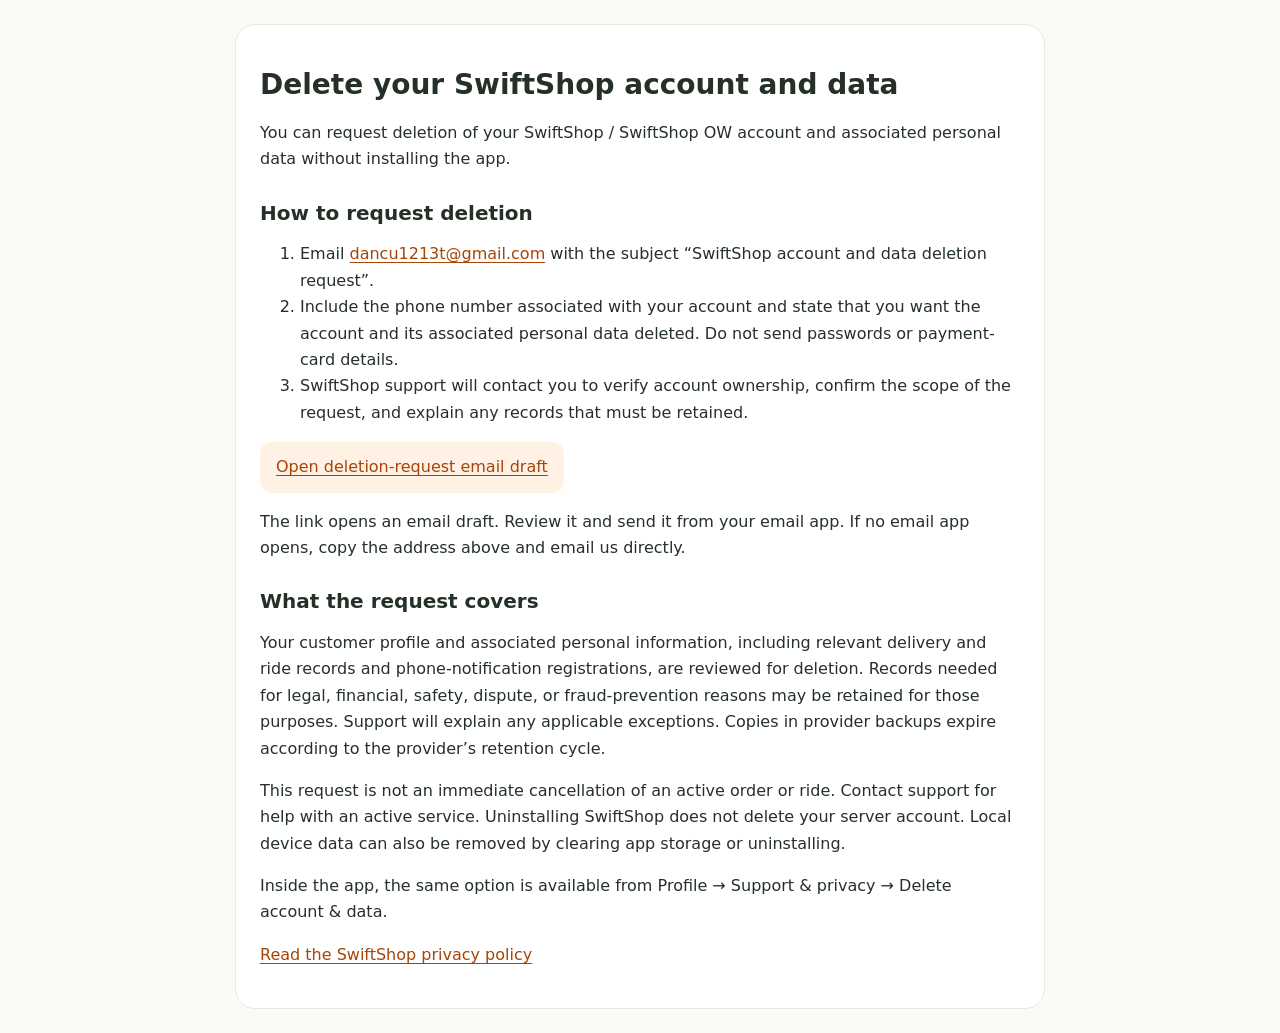
<file: delete-account.html>
<!doctype html><html lang="en"><head><meta charset="utf-8"><meta name="viewport" content="width=device-width,initial-scale=1"><title>Delete your SwiftShop account and data</title><link rel="stylesheet" href="legal.css"></head><body><main>
<h1>Delete your SwiftShop account and data</h1><p>You can request deletion of your SwiftShop / SwiftShop OW account and associated personal data without installing the app.</p>
<h2>How to request deletion</h2><ol><li>Email <a href="mailto:dancu1213t@gmail.com?subject=SwiftShop%20account%20and%20data%20deletion%20request">dancu1213t@gmail.com</a> with the subject “SwiftShop account and data deletion request”.</li><li>Include the phone number associated with your account and state that you want the account and its associated personal data deleted. Do not send passwords or payment-card details.</li><li>SwiftShop support will contact you to verify account ownership, confirm the scope of the request, and explain any records that must be retained.</li></ol>
<p><a class="action" href="mailto:dancu1213t@gmail.com?subject=SwiftShop%20account%20and%20data%20deletion%20request&body=Hello%20SwiftShop%2C%0A%0APlease%20delete%20my%20account%20and%20associated%20personal%20data.%0AAccount%20phone%20number%3A%20%0A%0APlease%20contact%20me%20to%20verify%20ownership%20and%20explain%20any%20records%20that%20must%20be%20retained.">Open deletion-request email draft</a></p><p>The link opens an email draft. Review it and send it from your email app. If no email app opens, copy the address above and email us directly.</p>
<h2>What the request covers</h2><p>Your customer profile and associated personal information, including relevant delivery and ride records and phone-notification registrations, are reviewed for deletion. Records needed for legal, financial, safety, dispute, or fraud-prevention reasons may be retained for those purposes. Support will explain any applicable exceptions. Copies in provider backups expire according to the provider’s retention cycle.</p>
<p>This request is not an immediate cancellation of an active order or ride. Contact support for help with an active service. Uninstalling SwiftShop does not delete your server account. Local device data can also be removed by clearing app storage or uninstalling.</p>
<p>Inside the app, the same option is available from Profile → Support &amp; privacy → Delete account &amp; data.</p><p><a href="privacy.html">Read the SwiftShop privacy policy</a></p>
</main></body></html>
</file>
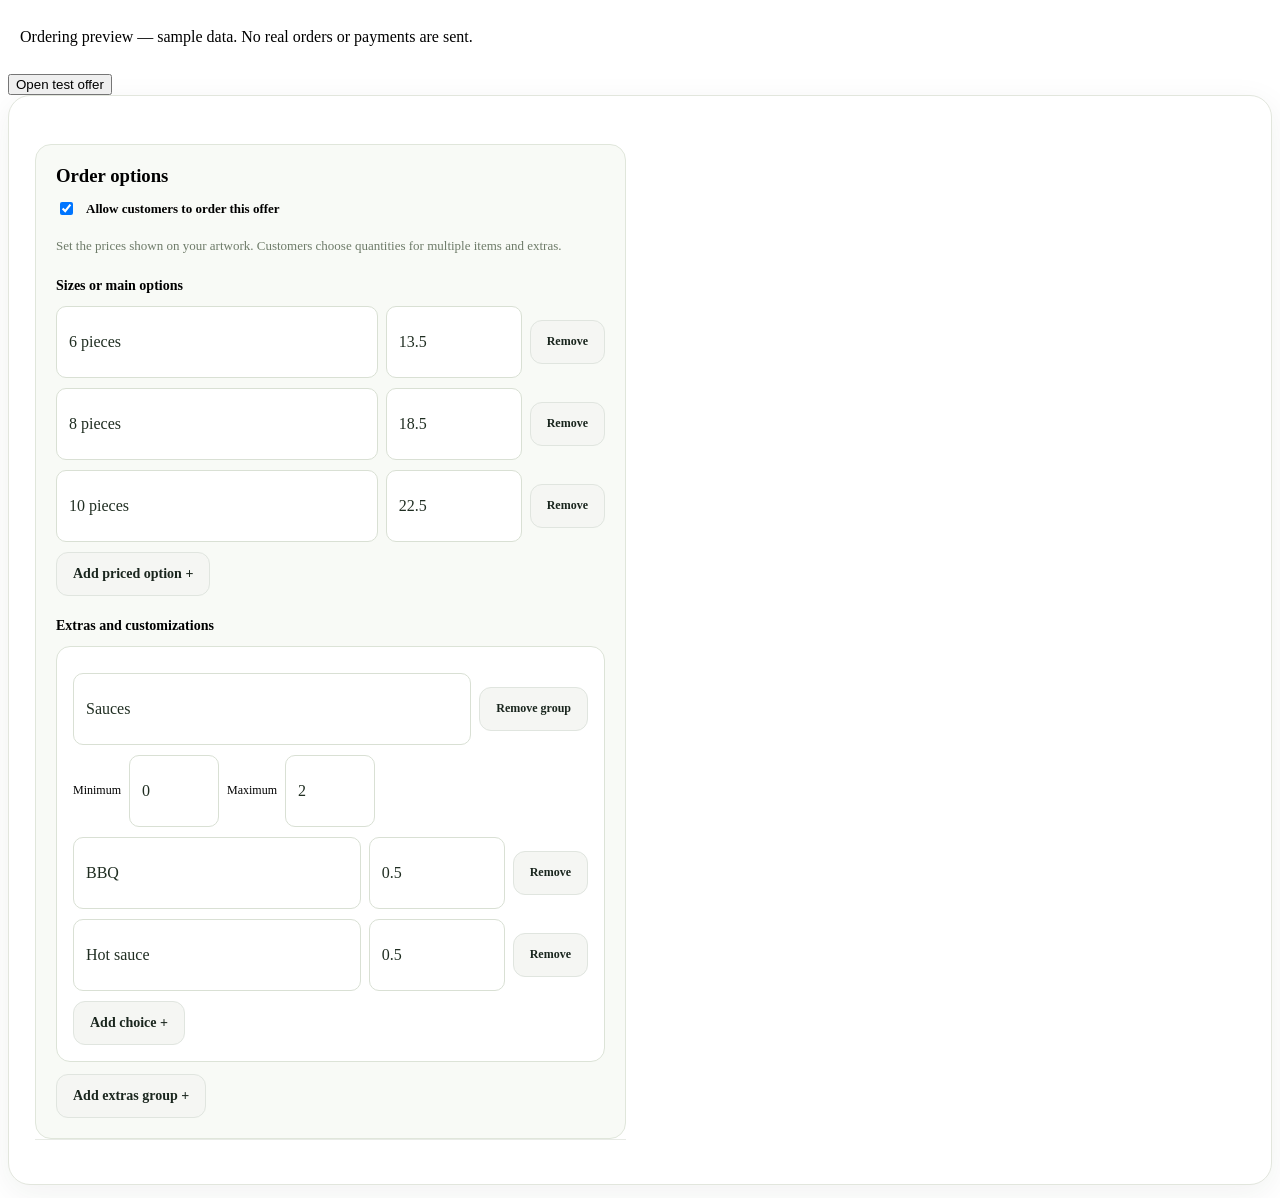
<file: offer-ordering-preview.html>
<!doctype html><html><meta name="viewport" content="width=device-width,initial-scale=1"><link rel="stylesheet" href="pure-offers.css"><link rel="stylesheet" href="offer-ordering.css"><body><p style="padding:12px">Ordering preview — sample data. No real orders or payments are sent.</p><section id="promoPage"><button id="open">Open test offer</button><form id="editor" class="po-editor"><div class="po-form-fields"><div class="po-form-actions"></div></div></form></section><pre id="result"></pre><script>let fixture={"id":"00000000-0000-4000-8000-000000000001","category":"Brew","title":"Wings for every appetite","description":"Choose your portion and sauces.","image_url":"data:image/svg+xml,%3Csvg%20xmlns%3D%22http%3A%2F%2Fwww.w3.org%2F2000%2Fsvg%22%20width%3D%221600%22%20height%3D%22750%22%3E%3Crect%20width%3D%221600%22%20height%3D%22750%22%20fill%3D%22%23f6bd70%22%2F%3E%3Ctext%20x%3D%2270%22%20y%3D%22180%22%20font-size%3D%2290%22%3EWings%3C%2Ftext%3E%3Ctext%20x%3D%2270%22%20y%3D%22360%22%20font-size%3D%2264%22%3E6%20pieces%20%2413.50%20%C2%B7%208%20pieces%20%2418.50%3C%2Ftext%3E%3Ctext%20x%3D%2270%22%20y%3D%22480%22%20font-size%3D%2264%22%3E10%20pieces%20%2422.50%3C%2Ftext%3E%3C%2Fsvg%3E","published":true,"starts_at":"2026-01-01","ends_at":null,"order_config":{"enabled":true,"options":[{"id":"six","label":"6 pieces","price_cents":1350},{"id":"eight","label":"8 pieces","price_cents":1850},{"id":"ten","label":"10 pieces","price_cents":2250}],"groups":[{"id":"sauces","label":"Sauces","min":0,"max":2,"choices":[{"id":"bbq","label":"BBQ","price_cents":50},{"id":"hot","label":"Hot sauce","price_cents":50}]}]}},cart={},total=0;const FIXED_DELIVERY_FEE=3,PLATFORM_FEE=.5;function update(){}function updateCartBubble(){}function renderCartPanel(){}function openCart(){document.getElementById('result').textContent=JSON.stringify(cart)};const supabaseClient={from:table=>({select:()=>({eq:()=>({maybeSingle:async()=>({data:table==='stores'?{is_open:'yes'}:fixture})})})})};window.SwiftNavigation={refresh:()=>{}};</script><script src="offer-ordering.js"></script><script>document.addEventListener('DOMContentLoaded',()=>{SwiftOfferOrdering.mount(document.getElementById('editor'));SwiftOfferOrdering.write(fixture.order_config);document.getElementById('open').onclick=()=>SwiftOfferOrdering.open(fixture)});</script></body></html>
</file>
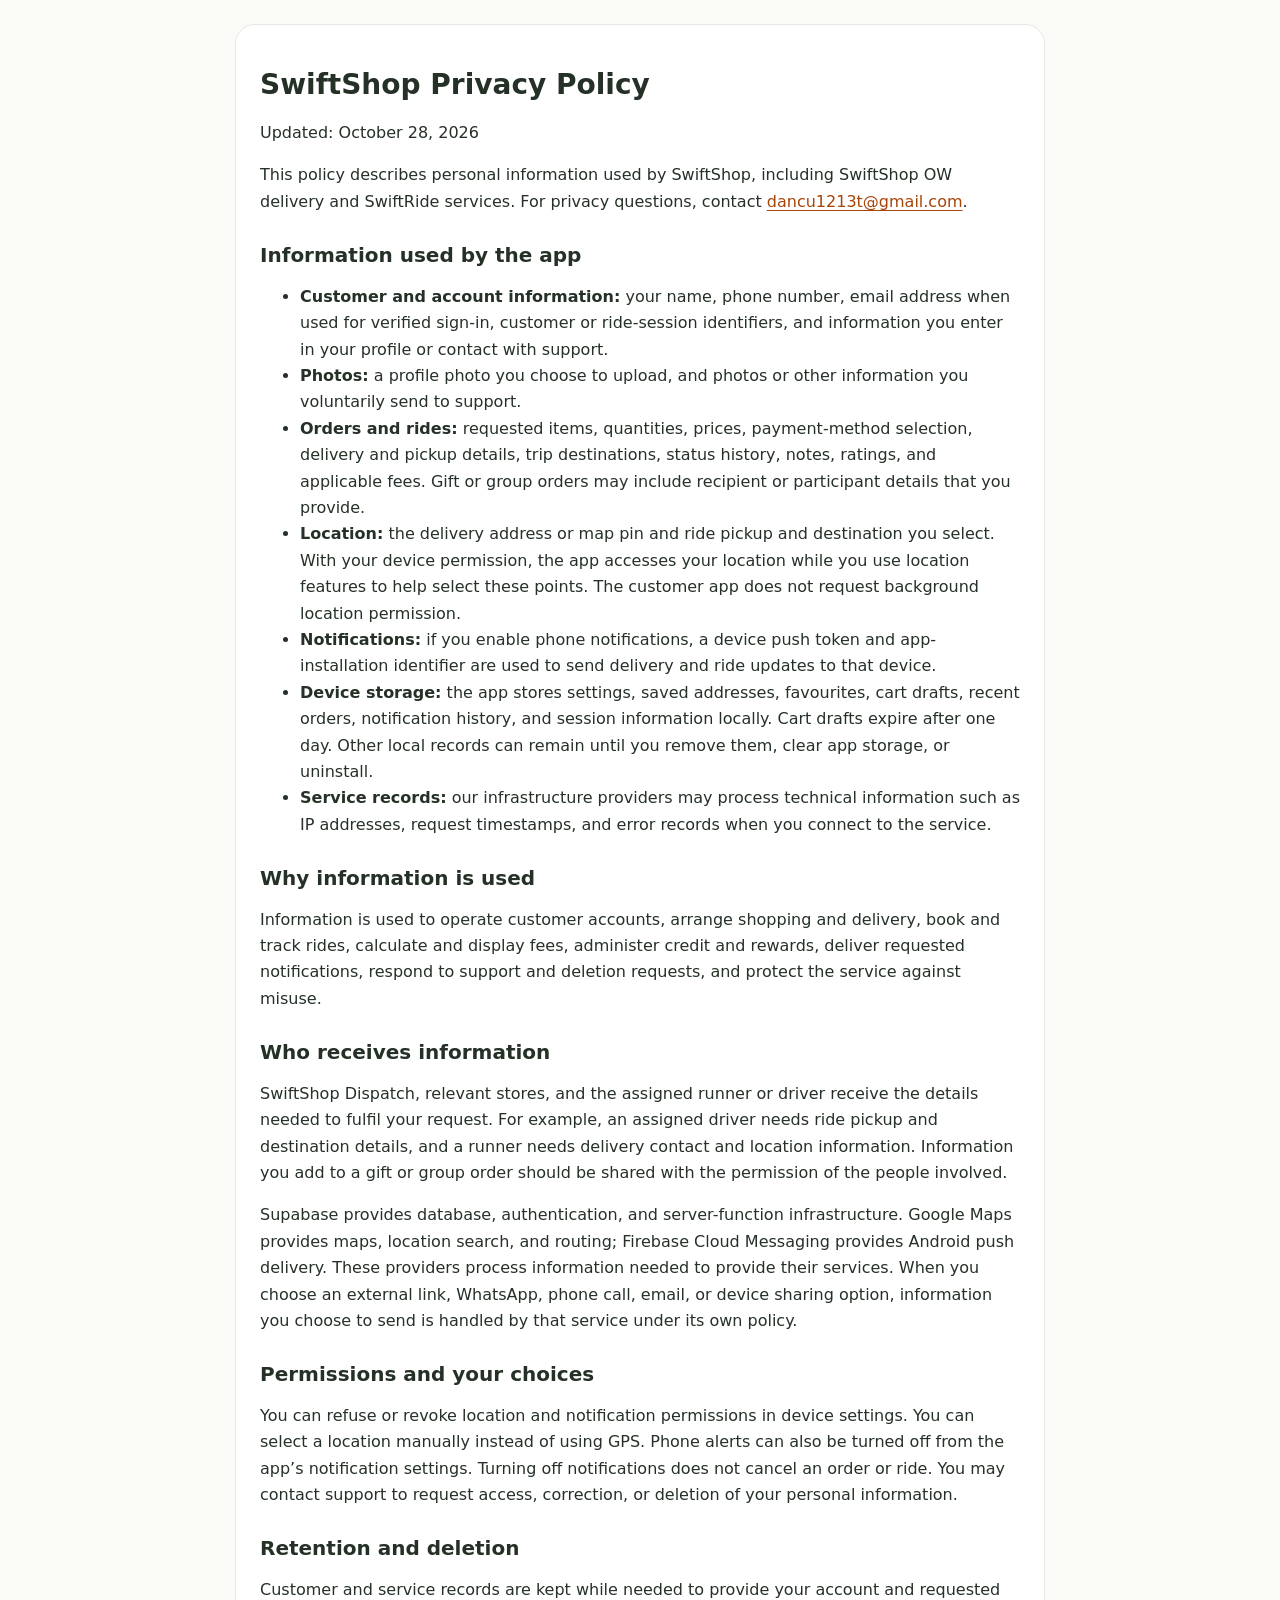
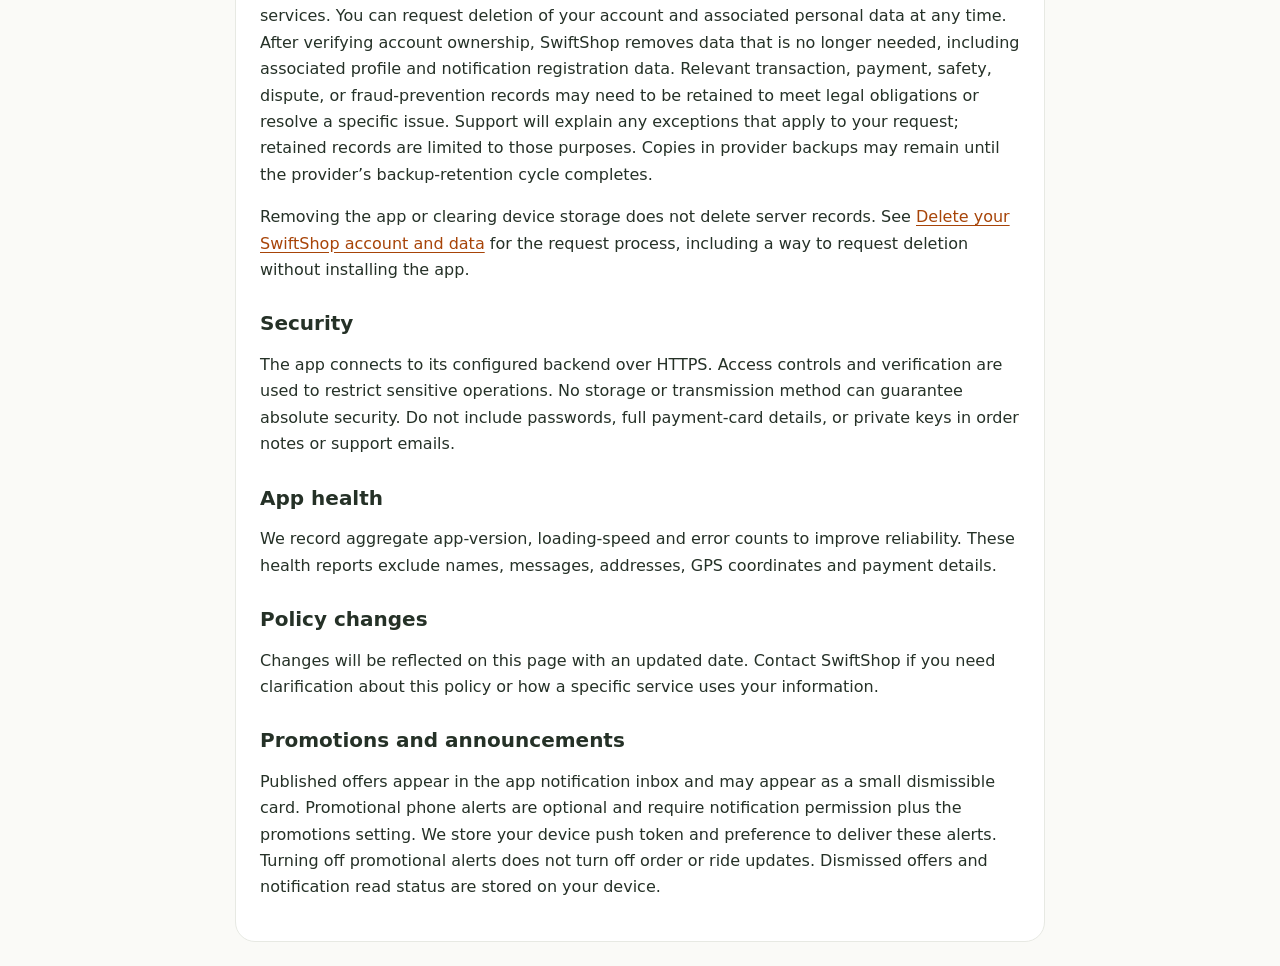
<file: privacy.html>
<!doctype html><html lang="en"><head><meta charset="utf-8"><meta name="viewport" content="width=device-width,initial-scale=1"><title>SwiftShop Privacy Policy</title><link rel="stylesheet" href="legal.css"></head><body><main>
<h1>SwiftShop Privacy Policy</h1><p>Updated: October 28, 2026</p>
<p>This policy describes personal information used by SwiftShop, including SwiftShop OW delivery and SwiftRide services. For privacy questions, contact <a href="mailto:dancu1213t@gmail.com">dancu1213t@gmail.com</a>.</p>
<h2>Information used by the app</h2>
<ul><li><strong>Customer and account information:</strong> your name, phone number, email address when used for verified sign-in, customer or ride-session identifiers, and information you enter in your profile or contact with support.</li><li><strong>Photos:</strong> a profile photo you choose to upload, and photos or other information you voluntarily send to support.</li><li><strong>Orders and rides:</strong> requested items, quantities, prices, payment-method selection, delivery and pickup details, trip destinations, status history, notes, ratings, and applicable fees. Gift or group orders may include recipient or participant details that you provide.</li><li><strong>Location:</strong> the delivery address or map pin and ride pickup and destination you select. With your device permission, the app accesses your location while you use location features to help select these points. The customer app does not request background location permission.</li><li><strong>Notifications:</strong> if you enable phone notifications, a device push token and app-installation identifier are used to send delivery and ride updates to that device.</li><li><strong>Device storage:</strong> the app stores settings, saved addresses, favourites, cart drafts, recent orders, notification history, and session information locally. Cart drafts expire after one day. Other local records can remain until you remove them, clear app storage, or uninstall.</li><li><strong>Service records:</strong> our infrastructure providers may process technical information such as IP addresses, request timestamps, and error records when you connect to the service.</li></ul>
<h2>Why information is used</h2><p>Information is used to operate customer accounts, arrange shopping and delivery, book and track rides, calculate and display fees, administer credit and rewards, deliver requested notifications, respond to support and deletion requests, and protect the service against misuse.</p>
<h2>Who receives information</h2><p>SwiftShop Dispatch, relevant stores, and the assigned runner or driver receive the details needed to fulfil your request. For example, an assigned driver needs ride pickup and destination details, and a runner needs delivery contact and location information. Information you add to a gift or group order should be shared with the permission of the people involved.</p><p>Supabase provides database, authentication, and server-function infrastructure. Google Maps provides maps, location search, and routing; Firebase Cloud Messaging provides Android push delivery. These providers process information needed to provide their services. When you choose an external link, WhatsApp, phone call, email, or device sharing option, information you choose to send is handled by that service under its own policy.</p>
<h2>Permissions and your choices</h2><p>You can refuse or revoke location and notification permissions in device settings. You can select a location manually instead of using GPS. Phone alerts can also be turned off from the app’s notification settings. Turning off notifications does not cancel an order or ride. You may contact support to request access, correction, or deletion of your personal information.</p>
<h2>Retention and deletion</h2><p>Customer and service records are kept while needed to provide your account and requested services. You can request deletion of your account and associated personal data at any time. After verifying account ownership, SwiftShop removes data that is no longer needed, including associated profile and notification registration data. Relevant transaction, payment, safety, dispute, or fraud-prevention records may need to be retained to meet legal obligations or resolve a specific issue. Support will explain any exceptions that apply to your request; retained records are limited to those purposes. Copies in provider backups may remain until the provider’s backup-retention cycle completes.</p><p>Removing the app or clearing device storage does not delete server records. See <a href="delete-account.html">Delete your SwiftShop account and data</a> for the request process, including a way to request deletion without installing the app.</p>
<h2>Security</h2><p>The app connects to its configured backend over HTTPS. Access controls and verification are used to restrict sensitive operations. No storage or transmission method can guarantee absolute security. Do not include passwords, full payment-card details, or private keys in order notes or support emails.</p>
<h2>App health</h2><p>We record aggregate app-version, loading-speed and error counts to improve reliability. These health reports exclude names, messages, addresses, GPS coordinates and payment details.</p>
<h2>Policy changes</h2><p>Changes will be reflected on this page with an updated date. Contact SwiftShop if you need clarification about this policy or how a specific service uses your information.</p>
<h2>Promotions and announcements</h2><p>Published offers appear in the app notification inbox and may appear as a small dismissible card. Promotional phone alerts are optional and require notification permission plus the promotions setting. We store your device push token and preference to deliver these alerts. Turning off promotional alerts does not turn off order or ride updates. Dismissed offers and notification read status are stored on your device.</p></main></body></html>
</file>
<file: legal.css>
:root{color-scheme:light;font-family:system-ui,sans-serif;color:#253127;background:#fafaf7}body{margin:0;padding:24px}main{max-width:760px;margin:auto;padding:24px;background:white;border:1px solid #e7e9e3;border-radius:20px}h1{font-size:28px;line-height:1.2}h2{font-size:20px;margin-top:28px}p,li{font-size:16px;line-height:1.65;overflow-wrap:anywhere}a{color:#a74408;text-underline-offset:3px}.action{display:inline-block;min-height:44px;box-sizing:border-box;padding:12px 16px;border-radius:12px;background:#fff2e5}a:focus-visible{outline:3px solid #a74408;outline-offset:3px}@media(max-width:420px){body{padding:12px}main{padding:18px}}
</file>
<file: pure-offers.css>
.po-page{box-sizing:border-box;color:#18251e;font-family:inherit}.po-page *{box-sizing:border-box}
body #promoPage.po-page.shop-active-page,.po-admin-page.shop-active-page{padding:calc(24px + env(safe-area-inset-top,0px)) clamp(18px,4vw,72px) calc(90px + env(safe-area-inset-bottom,0px))!important;background:#fff!important;overflow:auto}
.po-page-header,.po-toolbar,.po-grid,.po-editor,.po-admin-status,.po-admin-page>h2{max-width:1600px;margin-inline:auto}
.po-page-header{margin-bottom:28px}.po-page-header h1{font-size:clamp(28px,3vw,42px);letter-spacing:-1.2px;margin:14px 0 8px;line-height:1.15}.po-page-header p{font-size:15px;line-height:1.6;color:#69716b;margin:0}.po-eyebrow{font-size:11px;letter-spacing:.14em;font-weight:750;color:#b34b00;margin-top:24px}
.po-button,.po-page button,.po-editor button{font:inherit;border:1px solid #e0e5df;background:#f5f6f3;color:#1a261e;border-radius:12px;min-height:44px;padding:10px 16px;cursor:pointer;font-weight:650;font-size:14px}.po-page button:disabled{opacity:.55;cursor:wait}.po-page button:focus-visible,.po-page input:focus-visible,.po-page textarea:focus-visible,.po-page select:focus-visible{outline:2px solid #f47b20;outline-offset:3px}
.po-toolbar{display:flex;align-items:center;gap:14px;margin-bottom:24px;flex-wrap:wrap}.po-toolbar>span{font-weight:650;margin-right:auto}.po-toolbar input{width:min(420px,100%);min-height:46px;border:1px solid #e0e4dd;background:#f6f7f4;border-radius:12px;padding:12px 16px;font:inherit;font-size:14px}
.po-grid{display:grid;grid-template-columns:repeat(4,minmax(0,1fr));gap:28px 22px;align-items:start}.po-card{min-width:0;position:relative;background:#fff;border-radius:18px;overflow:hidden}.po-art{position:relative;aspect-ratio:2.15;background:#f2f4ef;border-radius:16px;overflow:hidden}.po-art img{width:100%;height:100%;object-fit:cover;display:block;transition:transform .2s ease}.po-image-missing{display:grid;place-items:center;color:#757e73;font-size:13px}
.po-live{position:absolute;right:10px;top:10px;color:white;background:#183c29;border-radius:20px;padding:5px 9px;font-size:10px;font-weight:750;letter-spacing:.03em}.po-feature-tag{position:absolute;left:10px;bottom:10px;color:#fff;background:#ee4a1d;border-radius:6px;padding:6px 9px;max-width:calc(100% - 20px);font-size:12px;font-weight:700;overflow-wrap:anywhere}
.po-card-copy{padding:14px 2px 0}.po-card-copy h3{font-size:18px;line-height:1.3;letter-spacing:-.3px;margin:0 0 7px}.po-card-copy>strong{font-size:14px;line-height:1.5;display:block}.po-card-copy>p{font-size:13px;color:#647166;line-height:1.5;margin:6px 0 10px;white-space:pre-wrap;overflow-wrap:anywhere}.po-card-copy>small{font-size:11px;line-height:1.4;color:#6c776c;display:block;margin-top:10px}
.po-tags{display:flex;flex-wrap:wrap;gap:6px;margin-top:10px}.po-tags>span{background:#fff0e3;color:#9a4707;font-size:11px;font-weight:650;border-radius:6px;padding:5px 8px;overflow-wrap:anywhere;max-width:100%}.po-card .po-store-link{position:static;width:100%;text-align:left;background:transparent;border:0;padding:12px 2px;color:#17261c}.po-store-link:after{content:'';position:absolute;inset:0;z-index:1}.po-card:has(.po-store-link:focus-visible){outline:2px solid #f47b20;outline-offset:5px}.po-empty{grid-column:1/-1;text-align:center;border:1px dashed #dfe4d9;background:#f8faf5;border-radius:20px;padding:54px 22px;color:#6a7668;font-size:15px;line-height:1.6}
.po-store-offers{margin:26px 0 30px;padding:24px 0;border-top:1px solid #e6eae2;border-bottom:1px solid #e6eae2}.po-store-offers[hidden]{display:none!important}.po-store-offers>header{display:flex;align-items:center;gap:15px;margin-bottom:20px}.po-store-offers h2{font-size:23px;letter-spacing:-.5px;margin:0}.po-inline-live{color:#267543;font-size:11px;font-weight:750;white-space:nowrap}.po-store-grid{grid-template-columns:repeat(3,minmax(0,1fr))}.po-store-grid .po-card{border:1px solid #e6e9e3;padding:12px}.po-store-grid .po-card>.po-button{margin-top:12px}
.po-editor{display:grid;grid-template-columns:minmax(0,1fr) minmax(0,1fr);gap:28px;border:1px solid #e2e6dd;border-radius:22px;padding:26px;background:#fbfcf8}.po-form-fields{min-width:0}.po-editor label{display:grid;gap:8px;font-size:13px;font-weight:650;margin-bottom:18px}.po-editor input:not([type=checkbox]),.po-editor textarea,.po-editor select{width:100%;min-height:46px;border:1px solid #d9e0d4;border-radius:10px;padding:12px;background:white;color:#202e22;font:inherit;font-size:15px}.po-editor textarea{resize:vertical}.po-editor label small{font-size:11px;font-weight:400;line-height:1.5;color:#677264}.po-editor .po-publish{display:flex;align-items:center;gap:10px}.po-publish input{width:19px;height:19px;accent-color:#218153}.po-editor .po-tags{margin:8px 0 20px}.po-editor .po-tag-remove{font-size:12px;min-height:36px;background:#eaf0e2;padding:7px 10px}.po-preview{align-self:start;position:sticky;top:16px;aspect-ratio:2.15;display:grid;place-items:center;background:#edf2e8;color:#6a7862;border-radius:16px;overflow:hidden;font-size:13px}.po-preview img{width:100%;height:100%;object-fit:cover}.po-form-actions,.po-manage-actions{display:flex;flex-wrap:wrap;gap:10px}.po-form-actions [type=submit]{background:#1b2b20;color:white;border-color:#1b2b20}.po-admin-status{font-size:14px;line-height:1.6;min-height:24px;margin-block:20px}.po-manage-actions{margin-top:14px}.po-admin-entry{justify-content:center}
@media(hover:hover){.po-card:has(.po-store-link):hover .po-art img{transform:scale(1.025)}}
@media(min-width:1000px){html.swift-design body #merchantStorePage{max-width:none!important;padding-inline:clamp(24px,4vw,72px)!important}.po-admin-page>h2{font-size:24px;margin-block:30px 20px}}
@media(max-width:1200px){.po-grid{grid-template-columns:repeat(3,minmax(0,1fr))}.po-store-grid{grid-template-columns:repeat(2,minmax(0,1fr))}}
@media(max-width:800px){.po-grid{grid-template-columns:repeat(2,minmax(0,1fr));gap:24px 16px}.po-editor{grid-template-columns:1fr;padding:20px}.po-preview{position:static;grid-row:1}.po-toolbar input{order:3;width:100%}.po-store-offers h2{font-size:20px}}
@media(max-width:540px){.po-grid{grid-template-columns:1fr}.po-card-copy h3{font-size:20px}.po-art{aspect-ratio:2.1}.po-page-header{margin-bottom:20px}.po-store-offers>header{align-items:start}.po-store-grid .po-card{padding:10px}.po-preview{aspect-ratio:2}.po-form-actions button{flex:1}}
@supports(-webkit-touch-callout:none){@media(max-width:799px){body #promoPage.po-page.shop-active-page,.po-admin-page.shop-active-page{padding-top:calc(16px + max(59px,env(safe-area-inset-top,0px)))!important}}}
@media(prefers-reduced-motion:reduce){.po-art img{transition:none}}
/* Open offer layouts: banners sit directly on the page. */
body #promoPage.po-page.shop-active-page{border:0!important;border-radius:0!important;box-shadow:none!important;max-width:none!important;height:100dvh!important;overflow-y:auto!important;overscroll-behavior-y:contain}
#promoPage.po-page .po-card,.po-store-offers .po-card{background:transparent!important;border:0!important;box-shadow:none!important;border-radius:0!important;padding:0!important;overflow:visible}
#promoPage.po-page .po-grid{max-width:none;gap:36px 24px}
.po-store-offers{border:0;padding:0;margin-block:28px 32px}
.po-store-offers .po-store-grid{display:flex;gap:22px;max-width:none;overflow-x:auto;scroll-snap-type:x proximity;scroll-padding-inline:2px;padding:2px 2px 16px;-webkit-overflow-scrolling:touch}
.po-store-offers .po-store-grid .po-card{flex:0 0 clamp(280px,30vw,440px);scroll-snap-align:start}
.po-store-offers .po-card-copy{padding-inline:0}
@media(max-width:540px){#promoPage.po-page .po-grid{gap:30px}.po-store-offers .po-store-grid{gap:16px}.po-store-offers .po-store-grid .po-card{flex-basis:86%;min-width:0}}

.po-categories{display:flex;gap:16px;overflow-x:auto;padding:6px 0 20px;margin-bottom:20px;scroll-snap-type:x proximity}.po-page .po-category{flex:0 0 94px;display:grid;justify-items:center;gap:10px;background:transparent;border:0;border-radius:14px;padding:8px 6px;scroll-snap-align:start;font-size:13px;min-height:100px}.po-category-art{font-family:"Segoe UI Emoji","Apple Color Emoji",sans-serif;font-size:48px;line-height:1.2}.po-page .po-category[aria-pressed=true]{background:#fff0e3;box-shadow:inset 0 -3px #f47b20}.po-category-picker{border:0;padding:0;margin:0 0 20px}.po-category-picker legend{font-weight:650;font-size:13px;margin-bottom:10px}.po-category-picker>div{display:flex;flex-wrap:wrap;gap:8px}.po-editor .po-category-picker label{display:flex;align-items:center;gap:6px;margin:0;background:#fff;border:1px solid #dfe4db;border-radius:20px;padding:8px 10px;font-size:12px}.po-editor .po-category-picker input{width:16px;height:16px;accent-color:#e96e16}.po-category-picker small{display:block;margin-top:10px;color:#69716b;font-size:12px}

.po-category svg{width:58px;height:58px;display:block}

/* Pure Offers: open white canvas and a compact editorial heading. */
#promoPage.po-page .po-page-header{max-width:none;margin-bottom:26px}
#promoPage.po-page .po-eyebrow{display:inline-flex;align-items:center;gap:8px;font-size:10px;letter-spacing:.12em;color:#667267;margin-top:24px}
#promoPage.po-page .po-eyebrow:before{content:'';width:7px;height:7px;border-radius:50%;background:#24834b;box-shadow:0 0 0 4px #edf7ef}
#promoPage.po-page .po-page-header h1{font-size:clamp(34px,4.5vw,60px);font-weight:800;letter-spacing:-.055em;line-height:1.05;margin:16px 0 12px;display:table;position:relative;padding-bottom:14px}
#promoPage.po-page .po-page-header h1:after{content:'';position:absolute;left:0;bottom:0;width:56px;height:4px;border-radius:3px;background:#f47b20}
#promoPage.po-page .po-page-header p{font-size:14px;color:#68726c}
.po-categories,.po-store-offers .po-store-grid{scrollbar-width:none;-ms-overflow-style:none}
.po-categories::-webkit-scrollbar,.po-store-offers .po-store-grid::-webkit-scrollbar{display:none;width:0;height:0}
#promoPage.po-page .po-empty{background:transparent!important;border:0!important;border-radius:0!important;box-shadow:none!important;padding:34px 0!important;text-align:left;color:#788078}
#promoPage.po-page .po-toolbar{max-width:none;display:flex!important;align-items:center;gap:12px;flex-wrap:wrap}
#promoPage.po-page .po-toolbar input{width:min(420px,100%)!important;flex:0 1 420px;order:0}
#promoPage.po-page .po-toolbar>span{margin-right:auto}
#promoPage.po-page .po-grid{background:transparent!important;border:0!important;box-shadow:none!important}
@media(max-width:600px){#promoPage.po-page .po-toolbar input{order:3;flex-basis:100%;width:100%!important}.po-categories{gap:10px}#promoPage.po-page .po-page-header h1{font-size:38px}}
/* Compact offer badges, matching the offer-card reference. */
.po-feature-tag{top:12px;bottom:auto;left:12px;background:#e71919;border-radius:5px;padding:7px 10px;font-size:13px;line-height:1.25;font-weight:750;box-shadow:none;max-width:calc(100% - 92px)}
.po-tags{gap:7px;margin-top:9px}.po-tags>span{background:#f1f1ef;color:#343a34;border-radius:5px;padding:5px 8px;font-size:12px;line-height:1.3;font-weight:600;border:0}
.po-tags>span:first-child{background:#ffe2de;color:#b62820;font-weight:700}
.po-live{background:#fff;color:#21633e;border-radius:5px;font-size:10px;padding:6px 8px;box-shadow:0 1px 4px #00000010}
.po-editor .po-tag-remove{background:#f1f1ef;color:#343a34;border-radius:6px;border:0}
@media(max-width:600px){.po-feature-tag{top:10px;left:10px;font-size:12px;padding:6px 9px}.po-tags>span{font-size:11px}}

.po-manage-actions{padding-top:14px;border-top:1px solid #e8ebe6;gap:8px}.po-manage-actions .po-delete{margin-left:auto;color:#b32b27;background:#fff2f1;border-color:#f2d0cc}.po-manage-actions .po-delete:hover{background:#ffe3df}.po-editor{background:#fff;box-shadow:0 8px 32px #182b2010}.po-editor .oo-editor{background:#f8faf6;border:1px solid #e0e6db;border-radius:16px;padding:20px}.oo-edit-group{padding:16px!important;border-radius:14px!important}.po-editor .po-form-actions{padding-top:18px;border-top:1px solid #e8ebe6}.po-manage-actions button{min-height:44px}

/* Solid red offer labels. */
.po-feature-tag,.po-tags>span,.po-tags>span:first-child{background:#f00000;color:#fff;border-radius:6px;font-weight:700;line-height:1.3;padding:6px 9px;border:0;box-shadow:none}
.po-editor .po-tag-remove{background:#f00000;color:#fff;border-radius:6px;font-weight:700;border:0}.po-editor .po-tag-remove:hover{background:#d90000}

/* Fine outline around each offer, with comfortable copy inset. */
.po-card{border:1px solid #171717!important;background:#fff!important;box-shadow:none!important}.po-card .po-art{border-radius:16px 16px 0 0}.po-card-copy{padding:16px 16px 0!important}.po-card .po-store-link{padding:14px 16px 18px!important}.po-card .po-manage-actions{margin:14px 16px 16px}.po-feature-tag{max-width:calc(100% - 24px)}

.po-clickable{cursor:pointer}.po-clickable .po-store-link:after{display:none}.po-clickable:hover{border-color:#000!important}.po-clickable:focus-within{outline:2px solid #f47b20;outline-offset:3px}

/* Keep back navigation and the section label in separate layout rows. */
#promoPage.po-page .po-page-header,.po-admin-page .po-page-header{display:flex!important;flex-direction:column!important;align-items:flex-start!important;gap:0!important}
#promoPage.po-page .po-page-header>button,.po-admin-page .po-page-header>button{position:static!important;inset:auto!important;transform:none!important;flex:none;align-self:flex-start;margin:0!important}
#promoPage.po-page .po-page-header>.po-eyebrow,.po-admin-page .po-page-header>.po-eyebrow{position:static!important;inset:auto!important;transform:none!important;display:flex!important;flex-wrap:wrap;margin:20px 0 0!important;line-height:1.5;max-width:100%}

/* Search/keyboard focus must not expose the home carousel behind offers. */
body:has(#promoPage.po-page[style*="display: block"]) .hero-promo-slider,body:has(#promoPage.po-page.shop-active-page) .hero-promo-slider{display:none!important}
body #promoPage.po-page[style*="display: block"]{position:fixed!important;inset:0!important;width:100%!important;height:100dvh!important;max-height:100dvh!important;min-height:0!important;z-index:10040!important;background:#fff!important;overflow-y:auto!important;overscroll-behavior:contain;isolation:isolate}

/* Override the earlier borderless feed rule on the complete card. */
body #promoPage.po-page .po-grid>.po-card,body .po-store-offers .po-grid>.po-card,body .po-admin-page .po-grid>.po-card{border:1px solid rgba(0,0,0,.55)!important;border-radius:18px!important;background:#fff!important;overflow:hidden!important;padding:0!important;box-shadow:none!important}
</file>
<file: offer-ordering.css>
.oo-page{box-sizing:border-box;position:fixed!important;inset:0!important;z-index:10050!important;background:#fff!important;overflow:auto!important;padding:calc(24px + env(safe-area-inset-top,0px)) clamp(18px,4vw,64px) calc(60px + env(safe-area-inset-bottom,0px))!important;color:#1b2820}.oo-page *{box-sizing:border-box}.oo-page button{min-height:44px;border:1px solid #dce2dc;border-radius:12px;background:#f7f8f5;padding:10px 16px;font:inherit;cursor:pointer}.oo-top{max-width:1240px;margin:0 auto 24px}.oo-layout{max-width:1240px;margin:auto;display:grid;grid-template-columns:1.05fr 1fr;gap:40px;align-items:start}.oo-image{position:sticky;top:20px}.oo-image img{display:block;width:100%;height:auto;border-radius:18px}.oo-content h1{font-size:clamp(26px,3vw,40px);line-height:1.15;margin:12px 0}.oo-content>small{text-transform:uppercase;font-weight:700;letter-spacing:.08em;color:#9a4a17}.oo-content>p{color:#667369;line-height:1.6;white-space:pre-wrap}.oo-content fieldset{border:0;border-top:1px solid #e5e8e3;padding:22px 0 0;margin:22px 0}.oo-content legend{font-size:18px;font-weight:750;padding:0 10px 0 0}.oo-choice{display:flex;align-items:center;gap:12px;padding:14px 12px;border:1px solid #e1e5df;border-radius:12px;margin:10px 0;cursor:pointer;font-size:15px}.oo-choice:has(input:checked){border-color:#ec8c4a;background:#fff6ec}.oo-choice input{width:20px;height:20px;accent-color:#eb781f;flex-shrink:0}.oo-choice span{flex:1}.oo-choice strong{white-space:nowrap;font-size:14px}.oo-note{font-size:13px;color:#6d796f}.oo-quantity{display:flex;align-items:center;gap:18px;margin-top:24px}.oo-quantity>span{margin-right:auto;font-weight:650}.oo-quantity button{font-size:20px;min-width:44px}.oo-totals{padding:20px 0;margin-top:22px;border-top:1px solid #e2e6df}.oo-totals>div{display:flex;justify-content:space-between;gap:16px;margin:12px 0;font-size:14px}.oo-totals>div:last-of-type{font-size:17px;border-top:1px solid #e2e6df;padding-top:16px}.oo-totals small{display:block;font-size:12px;color:#788278;line-height:1.6}.oo-page .oo-add{width:100%;background:#1b2c20;color:#fff;font-weight:750;padding:17px}.oo-error{color:#a13c24;min-height:20px;font-size:14px}.oo-editor{border-top:1px solid #dce3d7;margin-top:22px;padding-top:20px}.oo-editor h3{margin:0 0 12px}.oo-editor h4{margin:22px 0 12px;font-size:14px}.oo-editor>p{font-size:13px;color:#6e7b69;line-height:1.5}.po-editor .oo-enable{display:flex;align-items:center;gap:10px}.oo-edit-row{display:flex;gap:8px;align-items:center;margin:10px 0}.oo-edit-row input:first-child{flex:1;min-width:0}.oo-edit-row input[type=number]{width:110px!important}.oo-edit-row button{min-width:44px;flex-shrink:0;font-size:12px}.oo-edit-group{border:1px solid #dce3d7;border-radius:12px;padding:12px;margin:12px 0;background:white}.oo-edit-limits{display:flex;gap:8px;align-items:center;font-size:12px}.oo-edit-limits input{width:64px!important}.oo-editor input{font-size:16px!important}.oo-page button:focus-visible,.oo-page input:focus-visible{outline:2px solid #f47b20;outline-offset:3px}
/* Keep artwork complete, regardless of its aspect ratio. */
.po-art{aspect-ratio:auto!important;background:transparent!important}.po-art img{height:auto!important;object-fit:contain!important;transform:none!important}.po-preview{aspect-ratio:auto!important;min-height:160px}.po-preview img{height:auto!important;object-fit:contain!important}
body #promoPage.po-page.shop-active-page{position:fixed!important;inset:0!important;z-index:10040!important;isolation:isolate}
html:has(#promoPage.shop-active-page) .hero-promo-slider,html:has(#pureOfferOrderPage.shop-active-page) .hero-promo-slider{visibility:hidden!important;pointer-events:none!important}
@media(max-width:700px){.oo-layout{grid-template-columns:1fr;gap:22px}.oo-image{position:static}.oo-edit-row{flex-wrap:wrap}.oo-edit-row input:first-child{flex-basis:100%}.oo-page{padding-top:calc(20px + env(safe-area-inset-top,0px))!important}}
@supports(-webkit-touch-callout:none){@media(max-width:700px){.oo-page{padding-top:calc(16px + max(59px,env(safe-area-inset-top,0px)))!important}}}
.oo-wings-plate{width:112px;height:80px;margin:4px 0 10px;pointer-events:none}.oo-wings-plate svg{width:100%;height:100%;overflow:visible}.oo-wing{transform-origin:70px 65px;animation:oo-wing-settle 3.6s ease-in-out infinite}.oo-wing-two{animation-delay:.2s}.oo-wing-three{animation-delay:.4s}.oo-steam{animation:oo-steam-rise 2.8s ease-in-out infinite}.oo-steam-two{animation-delay:.7s}.oo-steam-three{animation-delay:1.4s}@keyframes oo-wing-settle{0%,100%{transform:translateY(0)}50%{transform:translateY(-1.5px)}}@keyframes oo-steam-rise{0%{opacity:0;transform:translateY(4px)}35%{opacity:.7}100%{opacity:0;transform:translateY(-6px)}}@media(prefers-reduced-motion:reduce){.oo-wing,.oo-steam{animation:none!important}.oo-steam{opacity:.45}}

.oo-category-animation{width:92px;height:92px;margin:6px 0 10px;pointer-events:none}.oo-category-animation svg{display:block;width:100%;height:100%;overflow:visible}.oo-category-art{transform-origin:42px 50px;animation:oo-category-bob 3.4s ease-in-out infinite}.oo-category-spark{animation:oo-category-glow 3.4s ease-in-out infinite}@keyframes oo-category-bob{0%,100%{transform:translate(10px,5px) rotate(-2deg)}50%{transform:translate(10px,1px) rotate(2deg)}}@keyframes oo-category-glow{0%,100%{opacity:.25}50%{opacity:.85}}@media(prefers-reduced-motion:reduce){.oo-category-art,.oo-category-spark{animation:none!important}.oo-category-art{transform:translate(10px,5px)}}

/* Independently priced items and extras. */
#pureOfferOrderPage .oo-item-row{display:flex;align-items:center;justify-content:space-between;gap:16px;padding:16px;border:1px solid #e3e8df;border-radius:14px;margin:10px 0;background:#fff}
#pureOfferOrderPage .oo-item-selected{border-color:#27352c;background:#f7f9f4}
#pureOfferOrderPage .oo-item-copy{flex:1;min-width:0}
#pureOfferOrderPage .oo-item-copy strong{display:block;font-size:15px;line-height:1.45;overflow-wrap:anywhere}
#pureOfferOrderPage .oo-item-copy small{display:block;font-size:12px;line-height:1.5;color:#747d6e;margin-top:5px;font-variant-numeric:tabular-nums}
#pureOfferOrderPage .oo-item-stepper{display:flex;align-items:center;gap:0;flex:0 0 auto;border:1px solid #e1e6db;border-radius:11px;background:#fff;overflow:hidden}
#pureOfferOrderPage .oo-item-stepper button{display:grid;place-items:center;min-width:38px;min-height:44px;padding:0;border:0;border-radius:0;background:#fff;color:#171b18;font-size:20px}
#pureOfferOrderPage .oo-item-stepper button:disabled{color:#c0c7ba;cursor:default}
#pureOfferOrderPage .oo-item-stepper input{width:42px;min-width:0;height:44px;padding:0;border:0;border-radius:0;box-shadow:none;text-align:center;font:600 16px system-ui;color:#171b18;background:#fff;appearance:textfield;-moz-appearance:textfield}
#pureOfferOrderPage .oo-item-stepper input::-webkit-inner-spin-button,#pureOfferOrderPage .oo-item-stepper input::-webkit-outer-spin-button{-webkit-appearance:none;margin:0}
#pureOfferOrderPage .oo-add:disabled{opacity:.5;cursor:default}
@media(max-width:700px){html.swift-design body #pureOfferOrderPage.oo-page{padding-top:max(60px,calc(env(safe-area-inset-top,0px) + 16px))!important}#pureOfferOrderPage .oo-item-row{padding:13px;gap:10px}#pureOfferOrderPage .oo-item-copy strong{font-size:14px}#pureOfferOrderPage .oo-item-stepper button{min-width:34px}#pureOfferOrderPage .oo-item-stepper input{width:34px}}
</file>
